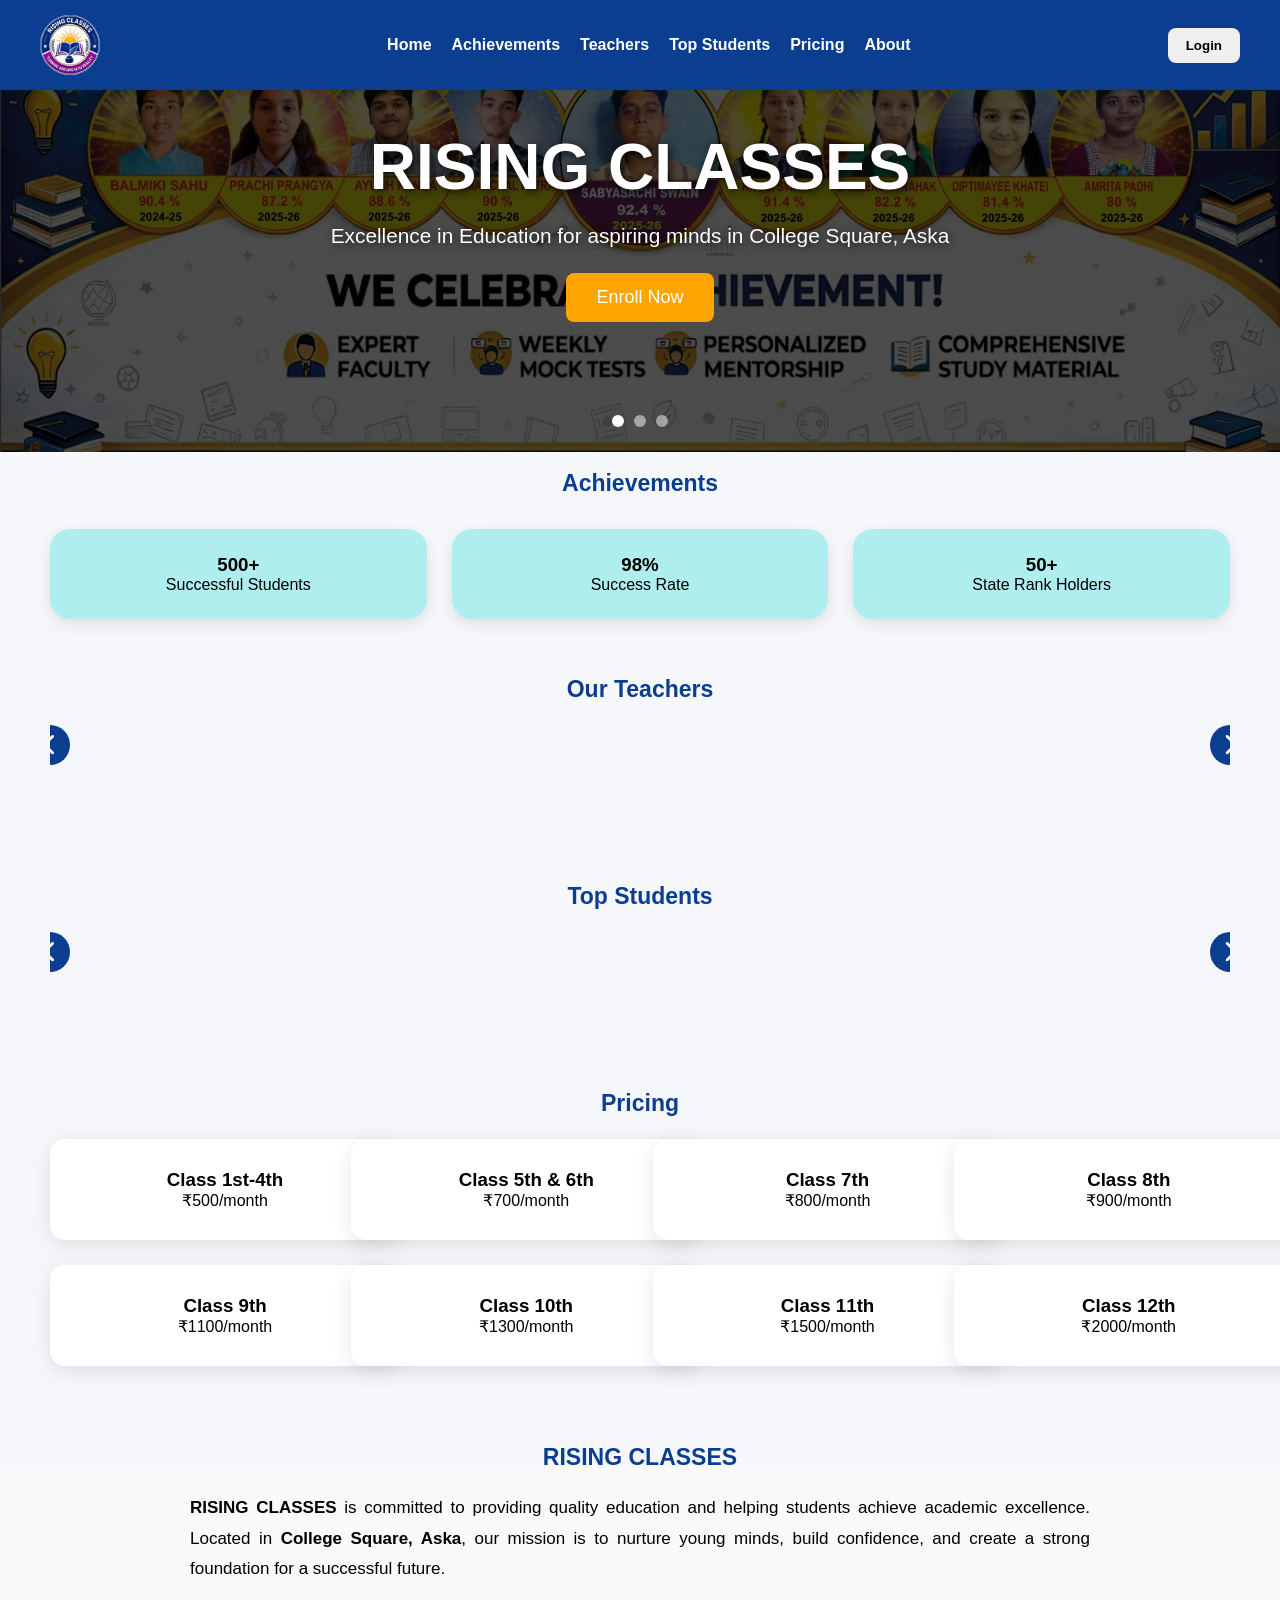
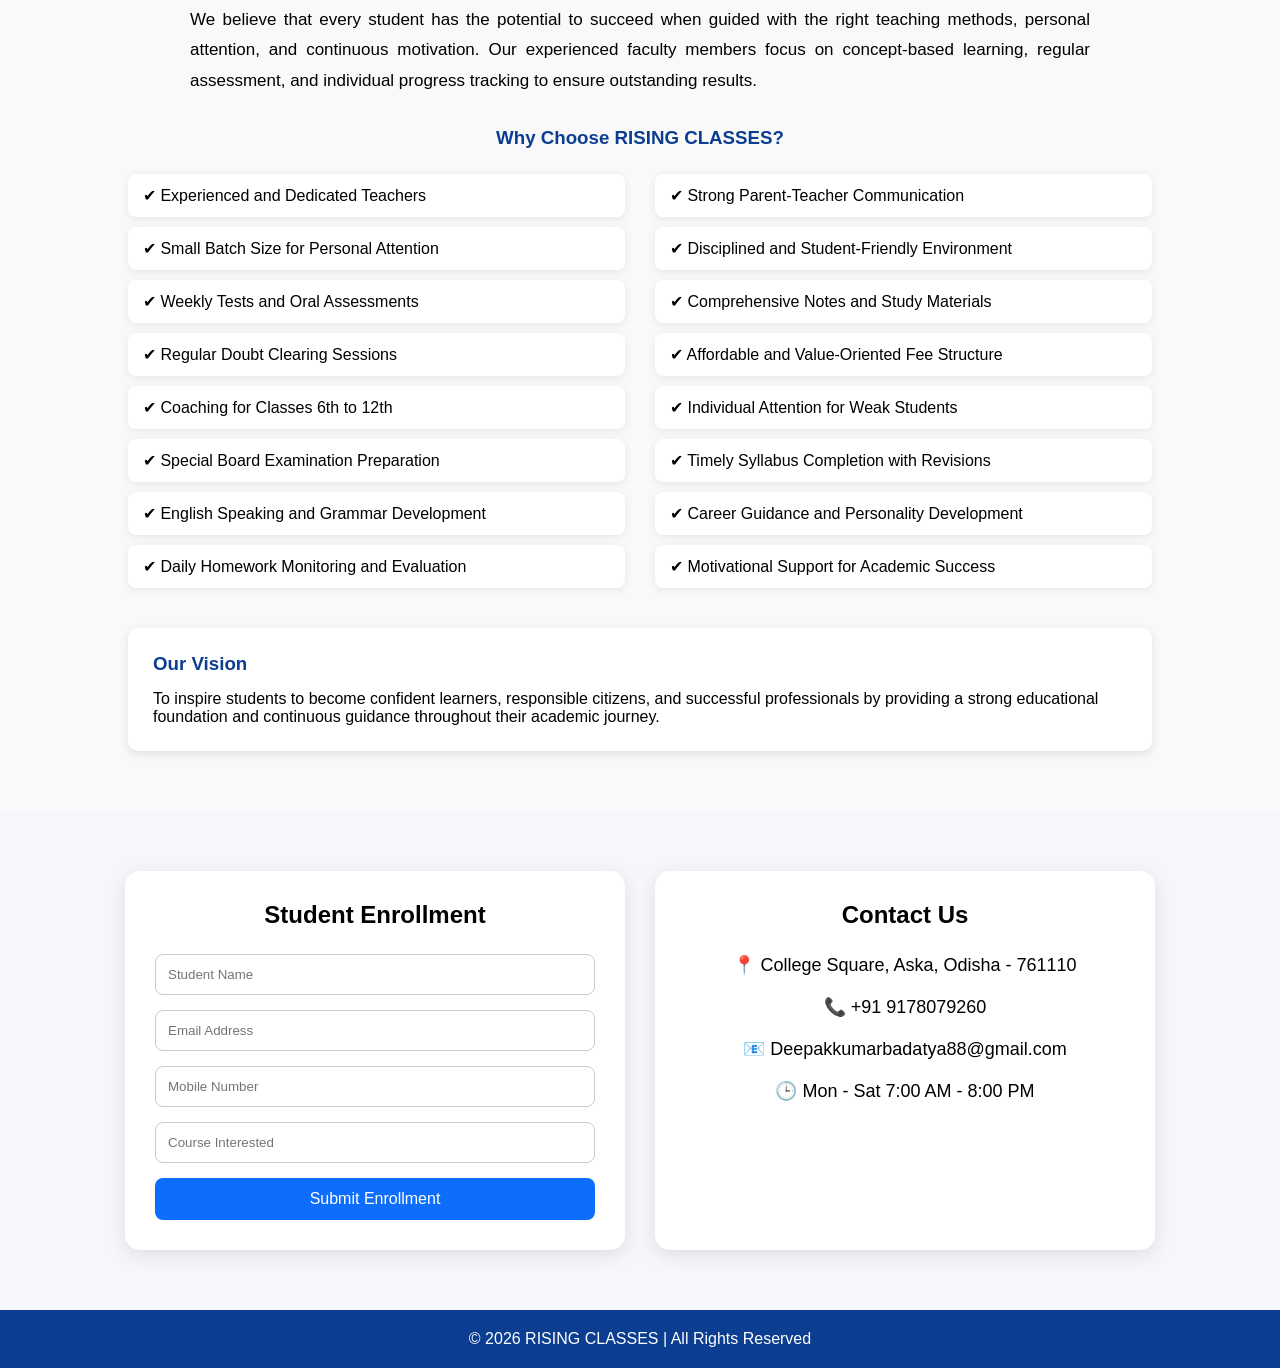
<file: index.html>
<!DOCTYPE html>
<html lang="en">
<head>
<meta charset="UTF-8">
<meta name="viewport" content="width=device-width, initial-scale=1.0">
<!-- <meta name="viewport" content="width=device-width, initial-scale=1.0"> -->
<title>RISING CLASSES</title>

<link rel="stylesheet" href="css/style.css">
<link rel="stylesheet" href="css/login.css">




<link rel="stylesheet"
href="https://cdnjs.cloudflare.com/ajax/libs/font-awesome/6.5.1/css/all.min.css"/>

</head>
<body>

<header>
<div class="logo-section">
    <div class="logo ">
        <img
        src="images/logo.jpeg"
        alt="Rising Classes Logo"
        class="logo-image">
        <!-- <h6>RISING CLASSES</h6> -->
    </div>
</div>


<nav id="navbar">
<ul>
<li><a href="#home">Home</a></li>
<li><a href="#achievements">Achievements</a></li>
<li><a href="#teachers">Teachers</a></li>
<li><a href="#students">Top Students</a></li>
<li><a href="#pricing">Pricing</a></li>
<li><a href="#about">About</a></li>
</ul>
</nav>

<div class="side-nav">
<div class="auth-buttons">
<button onclick="openLogin()" type="button">Login</button>
<!-- <button onclick="openRegister()">Register</button> -->
</div>
<div class="menu-toggle" onclick="toggleMenu()">
        <i class="fa-solid fa-bars"></i>
</div>
</div>




</header>

<section class="hero" id="home">
    <!-- Background Slider -->
    <div class="hero-slider">
        <img src="images\Achivement.jpeg" class="bg-slide active">
        <img src="images\CenterPhoto1.jpeg" class="bg-slide">
        <img src="images\logo_beck.png" class="bg-slide">
    </div>
    <!-- Dark Overlay -->
    <div class="hero-overlay"></div>
    <!-- Content -->
    <div class="hero-content">
        <h1>RISING CLASSES</h1>
        <p>
            Excellence in Education for aspiring minds in College Square, Aska
        </p>
        <!-- <button class="enroll-btn">
            Enroll Now
        </button> -->
        <button class="main-btn" onclick="scrollToEnroll()">Enroll Now</button>
    </div>

    <!-- Dots -->
    <div class="dots"></div>

</section>


<section id="achievements">
<h2 class="section-title">Achievements</h2>

<div class="card-container-achivement">

<div class="card-achivement">
<h3>500+</h3>
<p>Successful Students</p>
</div>

<div class="card-achivement">
<h3>98%</h3>
<p>Success Rate</p>
</div>

<div class="card-achivement">
<h3>50+</h3>
<p>State Rank Holders</p>
</div>

</div>
</section>

<section id="teachers">
<h2 class="section-title">Our Teachers</h2>
<!-- prev  next class="nav-btn" class="nav-btn"-->
<div class="carousel-wrapper-teacher">
    <button class="nav-btn left" type="button" onclick="scrollTeachers(-1)">
        <i class="fa-solid fa-chevron-left"></i>
        <!-- &#10094; -->
    </button>
    <div class="teachers-list" id="teacherContainer"></div>
    <button class="nav-btn right" type="button" onclick="scrollTeachers(1)">
        <i class="fa-solid fa-chevron-right"></i>
        <!-- &#10095; -->
    </button>
</div>
</section>





<section id="students">
<h2 class="section-title">Top Students</h2>
<div class="carousel-wrapper-students">
    <button class="nav-btn left" type="button" onclick="scrollStudents(-1)"><i class="fa-solid fa-chevron-left"></i></button>
    <div class="students-list" id="studentContainer"> </div>
    <button  class="nav-btn right" type="button" onclick="scrollStudents(1)"><i class="fa-solid fa-chevron-right"></i></button>
</div>
</section>

<section id="pricing">
<h2 class="section-title">Pricing</h2>

<div class="card-container-price">

<div class="card">
<h3>Class 1st-4th</h3>
<p>₹500/month</p>
</div>

<div class="card">
<h3>Class 5th & 6th</h3>
<p>₹700/month</p>
</div>

<div class="card">
<h3>Class 7th</h3>
<p>₹800/month</p>
</div>

<div class="card">
<h3>Class 8th</h3>
<p>₹900/month</p>
</div>

<div class="card">
<h3>Class 9th</h3>
<p>₹1100/month</p>
</div>

<div class="card">
<h3>Class 10th</h3>
<p>₹1300/month</p>
</div>

<div class="card">
<h3>Class 11th</h3>
<p>₹1500/month</p>
</div>

<div class="card">
<h3>Class 12th</h3>
<p>₹2000/month</p>
</div>

</div>
</section>

<!-- <section id="offers">
<h2 class="section-title">Special Offers</h2>

<div class="card-container">

<div class="card">
<h3>Scholarship Test</h3>
<p>Up to 50% Discount</p>
</div>

<div class="card">
<h3>Free Notes</h3>
<p>For Early Admissions</p>
</div>

</div>
</section> -->

<!-- <section id="about">
<h2 class="section-title">About Us</h2>

<p class="about-text">
RISING CLASSES provides quality education with experienced teachers,
modern teaching techniques, and career-focused learning.
</p>
<p class="about-text">
Empowering
</p>
</section> -->

<section id="about" class="about-section">

    <h2 class="section-title">RISING CLASSES</h2>

    <p class="about-text">
        <strong>RISING CLASSES</strong> is committed to providing quality education and helping students achieve academic excellence. Located in <strong>College Square, Aska</strong>, our mission is to nurture young minds, build confidence, and create a strong foundation for a successful future.
    </p>

    <p class="about-text">
        We believe that every student has the potential to succeed when guided with the right teaching methods, personal attention, and continuous motivation. Our experienced faculty members focus on concept-based learning, regular assessment, and individual progress tracking to ensure outstanding results.
    </p>

    <div class="highlights">

    <h3>Why Choose RISING CLASSES?</h3>

    <div class="highlight-grid">

        <ul>
            <li>✔ Experienced and Dedicated Teachers</li>
            <li>✔ Small Batch Size for Personal Attention</li>
            <li>✔ Weekly Tests and Oral Assessments</li>
            <li>✔ Regular Doubt Clearing Sessions</li>
            <li>✔ Coaching for Classes 6th to 12th</li>
            <li>✔ Special Board Examination Preparation</li>
            <li>✔ English Speaking and Grammar Development</li>
            <li>✔ Daily Homework Monitoring and Evaluation</li>
        </ul>

        <ul>
            <li>✔ Strong Parent-Teacher Communication</li>
            <li>✔ Disciplined and Student-Friendly Environment</li>
            <li>✔ Comprehensive Notes and Study Materials</li>
            <li>✔ Affordable and Value-Oriented Fee Structure</li>
            <li>✔ Individual Attention for Weak Students</li>
            <li>✔ Timely Syllabus Completion with Revisions</li>
            <li>✔ Career Guidance and Personality Development</li>
            <li>✔ Motivational Support for Academic Success</li>
        </ul>

    </div>

</div>

    <div class="vision-box">
        <h3>Our Vision</h3>
        <p>
            To inspire students to become confident learners, responsible citizens, and successful professionals by providing a strong educational foundation and continuous guidance throughout their academic journey.
        </p>
    </div>

</section>




<!-- <section id="enroll">
<h2 class="section-title">Student Enrollment</h2>

<div class="form-box">
<form id="enrollForm">

<input type="text" id="studentName"
placeholder="Student Name" required>

<input type="text" id="studentEmail"
placeholder="Email Address" required>

<input type="text" id="studentPhone"
placeholder="Mobile Number" required>

<textarea id="studentCourse" type="text"
placeholder="Course Interested"></textarea>

<button type="button" class="main-btn" onclick="enrollSubmit()" >
Submit Enrollment
</button>

</form>
</div>
</section> -->


<section class="enroll-contact-section" id="enroll">

    <!-- Enrollment Card -->
    <div class="card enroll-card">

        <h2>Student Enrollment</h2>

        <form id="enrollForm">

            <input type="text" id="studentName"
            placeholder="Student Name" required>

            <input type="text" id="studentEmail"
            placeholder="Email Address" required>

            <input type="text" id="studentPhone"
            placeholder="Mobile Number" required>

            <input id="studentCourse" type="text"
            placeholder="Course Interested"></input>

            <button type="button" class="main-btn" onclick="enrollSubmit()" >
            Submit Enrollment
            </button>

        </form>

    </div>

    <!-- Contact Card -->
    <div class="card contact-card">

        <h2>Contact Us</h2>

        <div class="contact-info">

            <p>
                📍 College Square, Aska,
                Odisha - 761110
            </p>

            <p>
                📞 +91 9178079260
            </p>

            <p>
                📧 Deepakkumarbadatya88@gmail.com
            </p>

            <p>
                🕒 Mon - Sat
                7:00 AM - 8:00 PM
            </p>

        </div>

    </div>

</section>



<footer>
<p>
© 2026 RISING CLASSES | All Rights Reserved
</p>
</footer>

<!-- LOGIN MODAL -->

<div id="loginModal" class="modal">
<div class="modal-content">

<span class="close" onclick="closeLogin()">&times;</span>

<h2>Login</h2>

<input type="email" id="loginEmail"
placeholder="Enter Email">

<input type="password" id="loginPassword"
placeholder="Enter Password">

<button onclick="loginUser()" class="main-btn" type="button">
Login
</button>

</div>
</div>

<!-- REGISTER MODAL -->

<div id="registerModal" class="modal">
<div class="modal-content">

<span class="close" onclick="closeRegister()">&times;</span>

<h2>Create Account</h2>

<input type="text" id="registerName"
placeholder="Full Name">

<input type="email" id="registerEmail"
placeholder="Email Address">

<input type="password" id="registerPassword"
placeholder="Password">

<button onclick="registerUser()" class="main-btn" type="button">
Register
</button>

</div>
</div>

<script src="js/load-teachers.js"></script>

<script src="js/load-students.js"></script>

<script src="js/auth.js"></script>
<script src="js/script.js"></script>

</body>
</html>
</file>
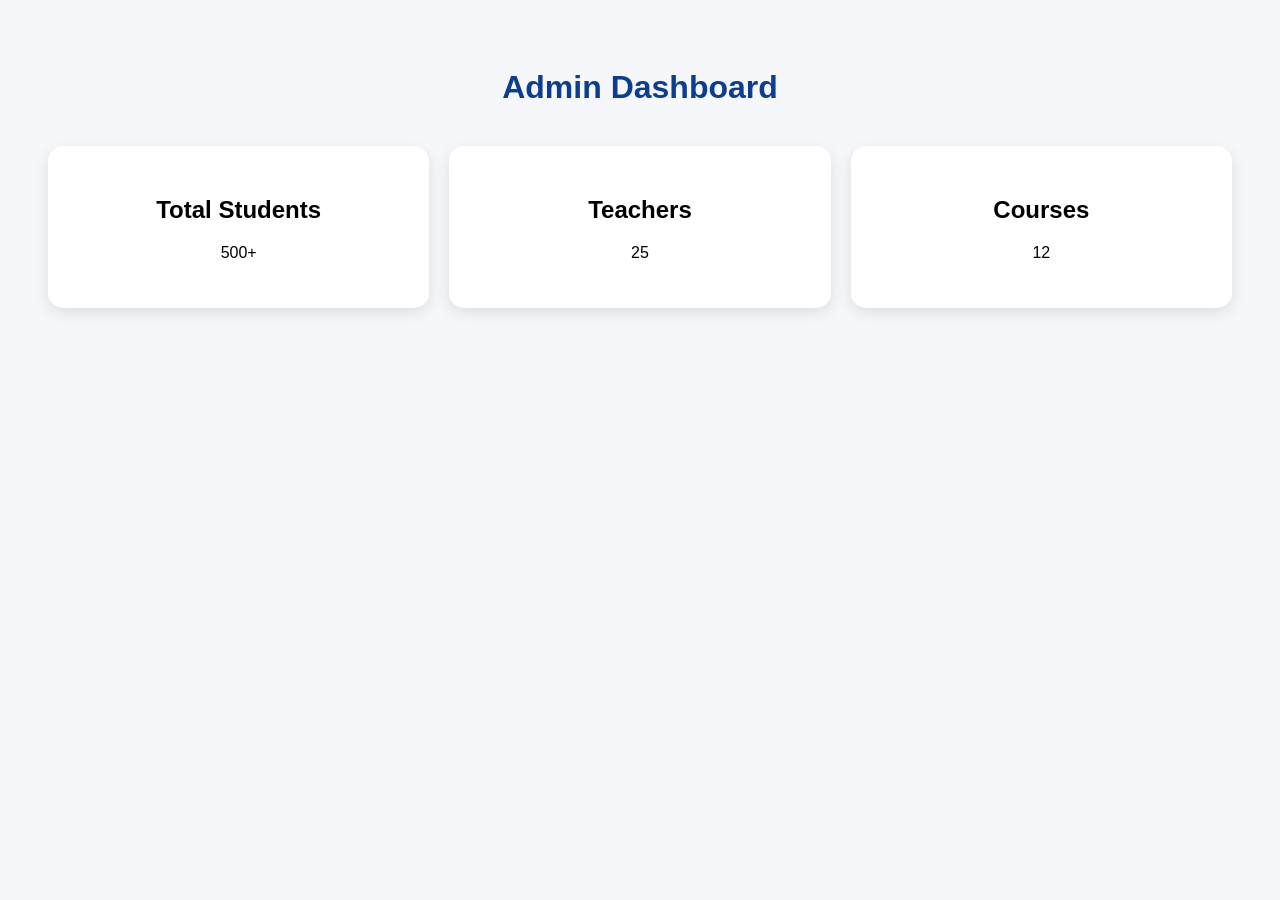
<file: admin.html>
<!DOCTYPE html>
<html>
<head>
<title>Admin Panel</title>
<link rel="stylesheet" href="css/dashboard.css">
</head>
<body>

<div class="dashboard">

<h1>Admin Dashboard</h1>

<div class="dashboard-cards">

<div class="dashboard-card">
<h2>Total Students</h2>
<p>500+</p>
</div>

<div class="dashboard-card">
<h2>Teachers</h2>
<p>25</p>
</div>

<div class="dashboard-card">
<h2>Courses</h2>
<p>12</p>
</div>

</div>

</div>

</body>
</html>
</file>
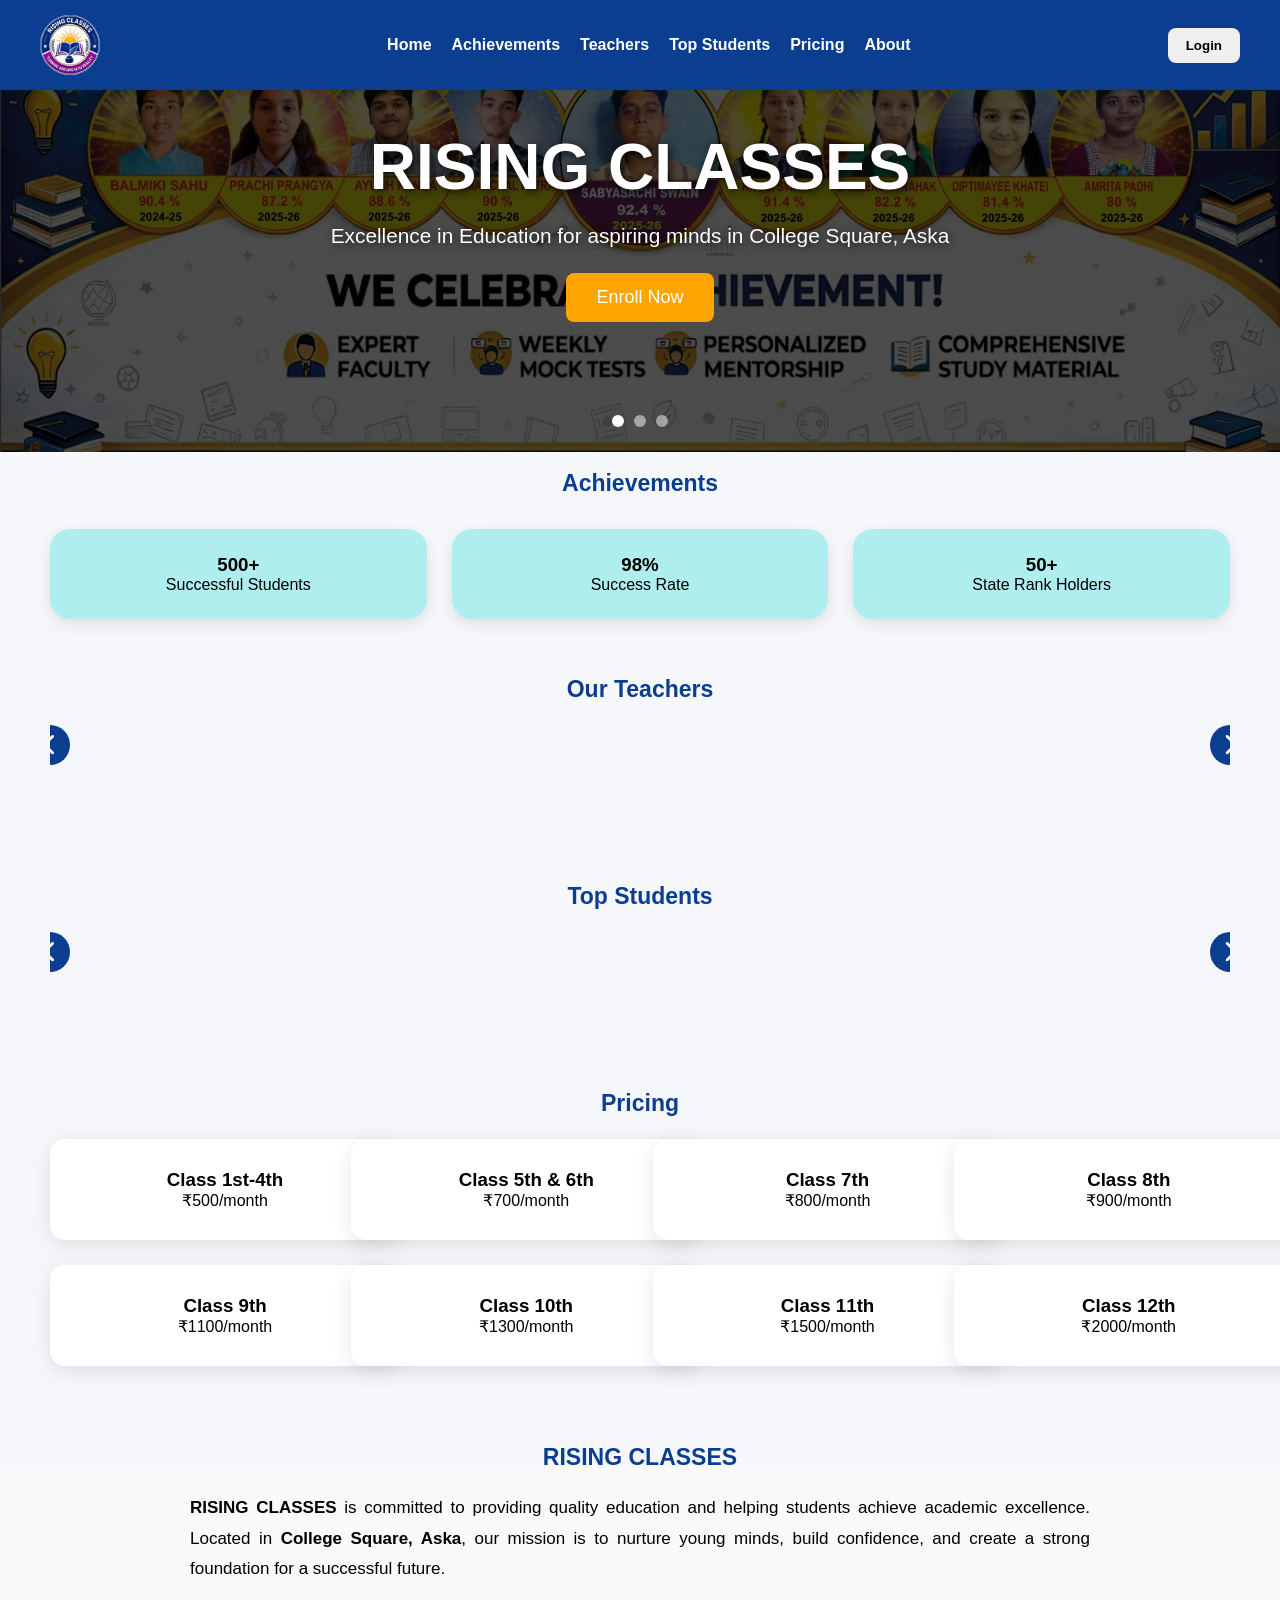
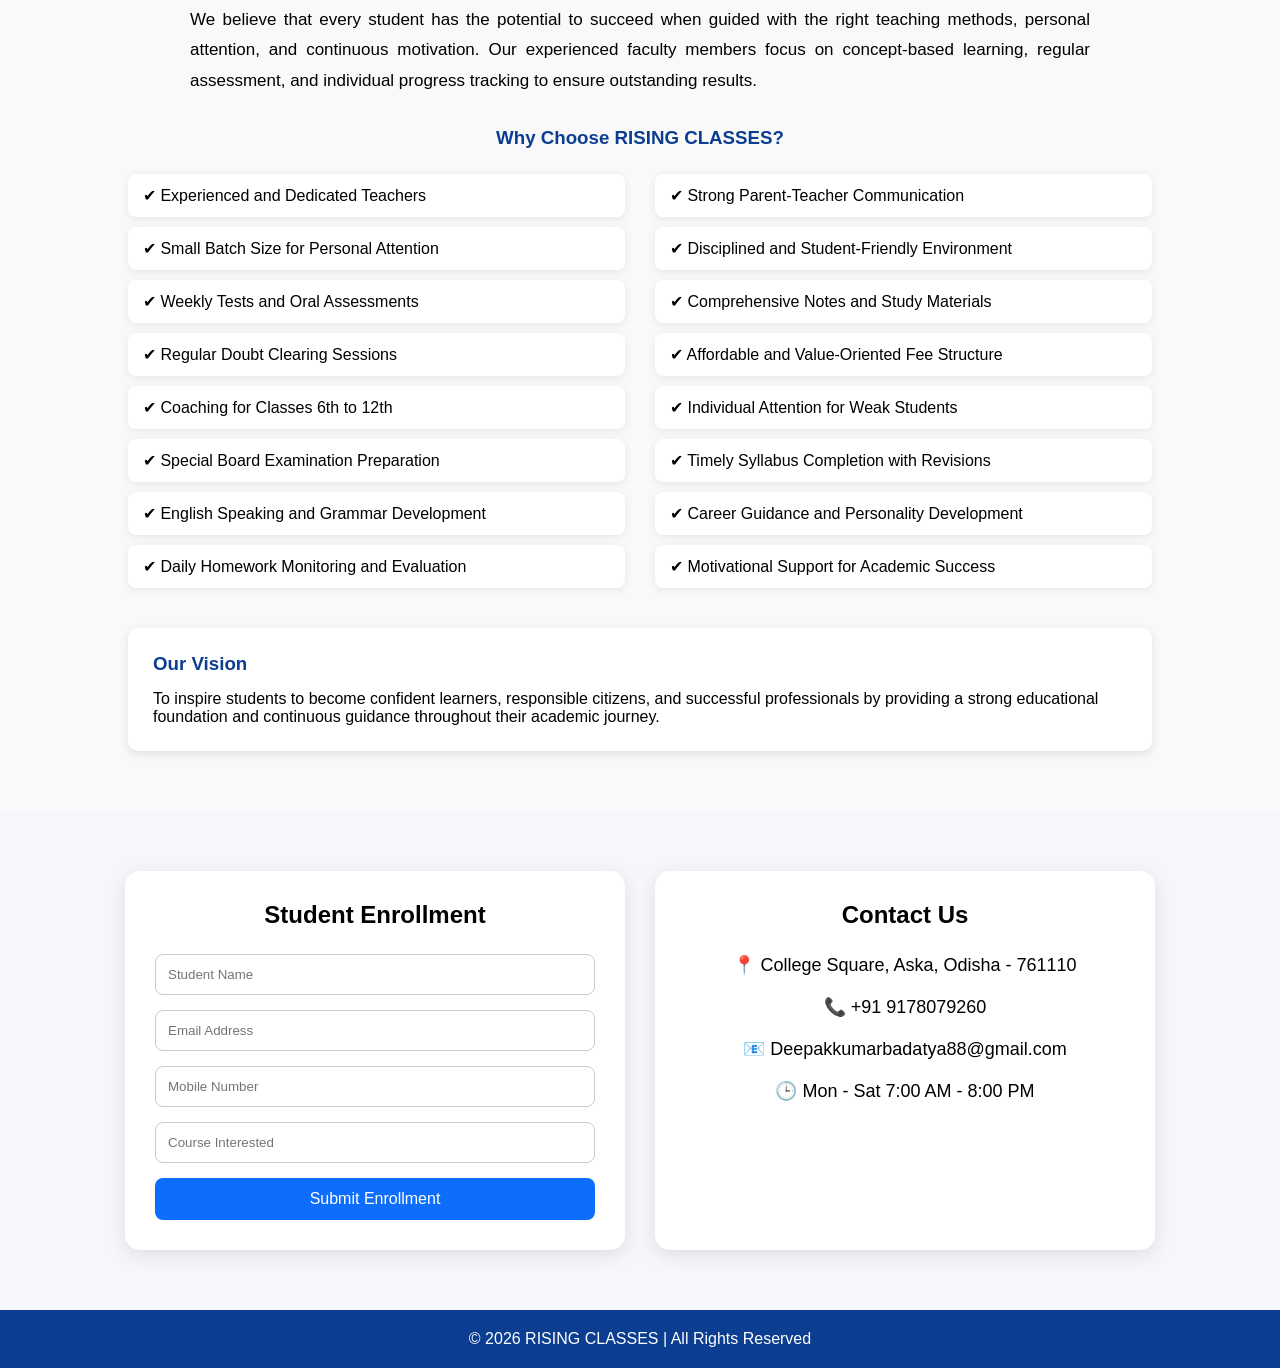
<file: dashboard.html>
<!DOCTYPE html>
<html>
<head>
<title>Student Dashboard</title>
<link rel="stylesheet" href="css/dashboard.css">
<link rel="stylesheet" href="css/style.css">
<script>

const adminEmail =
sessionStorage.getItem(
    "adminEmail"
);

if(!adminEmail){

    window.location.href =
    "index.html";

}

</script>
</head>
<body>
<header>

<div class="logo-section">
    <div class="logo ">
        <img
        src="images/logo.jpeg"
        alt="Rising Classes Logo"
        class="logo-image">
        <h6>RISING CLASSES</h6>
    </div>
    
</div>


<div class="auth-buttons">
<button onclick="logout()" type="button" id="logout">Log Out </button>
</div>

</header>





</div>
<div class="dashboard">
<h1>Welcome To RISING CLASSES</h1>
<div class="dashboard-cards">

<div class="dashboard-card">
<h2>Attendance</h2>
<p>92%</p>
</div>

<div class="dashboard-card">
<h2>Fees Status</h2>
<p>Paid</p>
</div>

<div class="dashboard-card">
<h2>Notes</h2>
<p>Available</p>
</div>

</div>

<section id="adminDashboard">

    <h2>Enrolled Students</h2>

    <table id="studentTable">

        <thead>

            <tr>

                <th>ID</th>
                <th>Name</th>
                <th>Email</th>
                <th>Phone</th>
                <th>Class</th>
                <th>Date</th>

            </tr>

        </thead>

        <tbody>

        </tbody>

    </table>

</section>

</div>
<script src="js/auth.js"></script>
<script src="js/script.js"></script>
<script src="js/dashboard.js"></script>
</body>

</html>
</file>
<file: css/style.css>
*{
margin:0;
padding:0;
box-sizing:border-box;
scroll-behavior:smooth;
font-family:Arial;
}

body{
background:#f5f7fb;
}

header{
position:fixed;
top:0;
width:100%;
padding:15px 40px;
background:#0b3d91;
display:flex;
justify-content:space-between;
align-items:center;
z-index:1000;
}

.logo-section{
display:flex;
align-items:center;
gap:10px;
color:white;
white-space:nowrap;
}

.logo-section h3{

    margin:0;

}

.logo-circle{
width:45px;
height:45px;
border-radius:50%;
background:orange;
display:flex;
align-items:center;
justify-content:center;
color:white;
font-size:22px;
}

.logo-image{

width:60px;
height:60px;

object-fit:cover;

border-radius:50%;

display:block;

}


.logo{

display:flex;
align-items:center;
justify-content:center;

gap:10px;

}

nav{

    margin-left:30px;

}

nav ul{
 display:flex;

    gap:20px;

    list-style:none;

    margin:0;
    padding:0;

}

nav ul li a{
text-decoration:none;
color:white;
font-weight:bold;
}

.auth-buttons{
display:flex;
gap:10px;
}

.auth-buttons button{
padding:10px 18px;
border:none;
border-radius:8px;
font-weight:bold;
cursor:pointer;
}



.main-btn{
padding:14px 30px;
background:orange;
color:white;
border:none;
border-radius:8px;
font-size:18px;
cursor:pointer;
}

section{
padding:100px 50px;
}

/* .section-title{
text-align:center;
font-size:40px;
margin-bottom:50px;
color:#0b3d91;
} */

.section-title{text-align:center;font-size: 23px;margin-bottom: 22px;color:#0b3d91;margin-top: -82px;}

.card-container-price{
display:grid;
grid-template-columns:repeat(auto-fit,minmax(250px,1fr));
gap:25px;
}




.card{
background:white;
padding:25px;
border-radius:15px;
box-shadow:0 5px 15px rgba(0,0,0,0.1);
text-align:center;
}

.card-achivement{background: paleturquoise;padding:25px;border-radius: 20px;box-shadow:0 5px 15px rgba(0,0,0,0.1);text-align:center;margin-top: 10px;margin-bottom: -61px;}


/* .card-achivement{
background:white;
padding:25px;
border-radius:15px;
box-shadow:0 5px 15px rgba(0,0,0,0.1);
text-align:center;
} */

/* .card-achivement{
position: relative;
width:100%;
TOP: -30px;
} */


.card-container-achivement{
display:grid;
grid-template-columns:repeat(auto-fit,minmax(250px,1fr));
gap:25px;
}

.card img{
width:100%;
height:220px;
object-fit:cover;
border-radius:12px;
margin-bottom:15px;
}

.about-text{
max-width:900px;
margin:auto;
text-align:center;
font-size:20px;
line-height:1.8;
}

.form-box{
max-width:600px;
margin:auto;
background:white;
padding:30px;
border-radius:15px;
box-shadow:0 5px 15px rgba(0,0,0,0.1);
}

.form-box input,
.form-box textarea{
width:100%;
padding:14px;
margin:12px 0;
border:1px solid #ccc;
border-radius:8px;
}

footer{
background:#0b3d91;
color:white;
text-align:center;
padding:20px;
}

.about-section{
    padding:60px 10%;
    background:#f9f9f9;
}

.about-text{
    font-size:17px;
    line-height:1.8;
    margin-bottom:20px;
    text-align:justify;
}

.highlights{
    margin-top:30px;
}

.highlights h3,
.vision-box h3{
    margin-bottom:15px;
    color:#0b3d91;
}

.highlights ul{
    list-style:none;
    padding:0;
}

.highlights li{
    padding:8px 0;
    font-size:16px;
}

.vision-box{
    margin-top:30px;
    padding:25px;
    background:white;
    border-radius:10px;
    box-shadow:0 3px 10px rgba(0,0,0,0.1);
}


.highlights{
    margin-top:30px;
}

.highlights h3{
    text-align:center;
    margin-bottom:25px;
    color:#0b3d91;
}

.highlight-grid{
    display:grid;
    grid-template-columns:1fr 1fr;
    gap:30px;
}

.highlight-grid ul{
    list-style:none;
    padding:0;
    margin:0;
}

.highlight-grid li{
    padding:12px 15px;
    margin-bottom:10px;
    background:#fff;
    border-radius:8px;
    box-shadow:0 2px 8px rgba(0,0,0,0.08);
    transition:0.3s;
}

.highlight-grid li:hover{
    transform:translateY(-3px);
}



.carousel-wrapper-teacher {
  position: relative;
  padding: 0px 0;
  overflow: hidden;
  z-index: 2;
  max-width: 100%;
  margin: 0 auto;
}
.teachers-list { 
  display: flex; 
  gap: clamp(16px, 3vw, 28px); 
  overflow-x: auto; 
  scroll-behavior: auto;
  padding: 20px clamp(50px, 12vw, 150px);
  scrollbar-width: none;
  -webkit-overflow-scrolling: touch;
  cursor: grab;
  will-change: scroll-position;
}
.teachers-list:active { cursor: grabbing; }
.teachers-list::-webkit-scrollbar { display: none; }
.card-teacher { 
  flex: 0 0 clamp(220px, 28vw, 300px);
  background: rgba(255,255,0.98); 
  border-radius: clamp(16px, 2vw, 24px); 
  overflow: hidden; 
  box-shadow: 0 8px 25px rgba(0,0,0,0.3);
  transition: none;
  user-select: none;
  will-change: transform, opacity;
  backface-visibility: hidden;
  transform-style: preserve-3d;
  cursor: pointer;
}
.card-teacher img { 
  width: 100%; height: clamp(260px, 32vw, 340px); object-fit: cover; display: block;
  pointer-events: none;
}
.teacher-info { padding: clamp(16px, 2.5vw, 22px); text-align: center; } 

.carousel-wrapper-students {
  position: relative;
  padding: 0px 0;
  overflow: hidden;
  z-index: 2;
  max-width: 100%;
  margin: 0 auto;
}

.students-list { 
  display: flex; 
  gap: clamp(16px, 3vw, 28px); 
  overflow-x: auto; 
  scroll-behavior: auto;
  padding: 20px clamp(50px, 12vw, 150px);
  scrollbar-width: none;
  -webkit-overflow-scrolling: touch;
  cursor: grab;
  will-change: scroll-position;
}


.students-list:active { cursor: grabbing; }
.students-list::-webkit-scrollbar { display: none; }
.card-students { 
  flex: 0 0 clamp(220px, 28vw, 300px);
  background: rgba(255,255,0.98); 
  border-radius: clamp(16px, 2vw, 24px); 
  overflow: hidden; 
  box-shadow: 0 8px 25px rgba(0,0,0,0.3);
  transition: none;
  user-select: none;
  will-change: transform, opacity;
  backface-visibility: hidden;
  transform-style: preserve-3d;
  cursor: pointer;
}
.info-student { padding: clamp(16px, 2.5vw, 22px); text-align: center; } 

.carousel-wrapper{

    position:relative;

    width:100%;

    overflow:visible;
}

.card-container{

    display:flex;

    gap:20px;

    overflow-x:auto;
    overflow-y:hidden;

    scroll-behavior:smooth;

    scrollbar-width:none;
    -webkit-overflow-scrolling:touch;

    padding:20px 10px;

    width:100%;
}

.card-container::-webkit-scrollbar{
    display:none;
}


.card{

    min-width:280px;

    background:#fff;

    border-radius:15px;

    padding:15px;

    box-shadow:0 4px 15px rgba(0,0,0,.12);

    flex-shrink:0;
}

.card img{

    width:100%;

    height:250px;

    object-fit:cover;

    border-radius:12px;
}



.nav-btn{

    position:absolute;

    top:50%;

    transform:translateY(-50%);

    width:40px;
    height:40px;
    align-items:center;
    border:none;
    justify-content:center;
    border-radius:50%;

    background:#0b3d91;

    color:white;
    display:flex;
    font-size:22px;

    cursor:pointer;

    z-index:999;
}


.left{
    left:-20px;
}

.right{
    right:-20px;
}


.hero{

    position:relative;

    width:100%;
    height:50%;

    overflow:hidden;

    display:flex;
    justify-content:center;
    align-items:center;

}

.hero-slider{

    position:absolute;

    top:0;
    left:0;

    width:100%;
    height:100%;

    z-index:1;

}

.bg-slide{

    position:absolute;

    width:100%;
    height:100%;

    object-fit:cover;

    opacity:0;

    transition:opacity 1s ease;
    filter: brightness(60%);


}

.bg-slide.active{

    opacity:1;

}
.enroll-btn{
    position:relative;
    z-index:10;
}


.hero-overlay{

    position:absolute;
    top:0;
    left:0;

    width:100%;
    height:100%;

    background:rgba(0,0,0,0.5);

    z-index:2;

    pointer-events:none;

}

.hero-content{

    position:relative;

    z-index:100;

    text-align:center;

    color:white;

    padding:20px;

    /* background:
        rgba(0,0,0,0.4); */

    padding:30px;

    border-radius:15px;
    

}

.hero-content h1{

    font-size:4rem;

    margin-bottom:20px;
    color:white;

    text-shadow:
        2px 2px 10px rgba(0,0,0,0.8);

}

.hero-content p{

    font-size:1.3rem;

    margin-bottom:25px;

    color:white;

    text-shadow:
        1px 1px 8px rgba(0,0,0,0.8);

}

.dots{

    position:absolute;

    bottom:25px;

    left:50%;

    transform:translateX(-50%);

    display:flex;

    gap:10px;

    z-index:4;

}

.dot{

    width:12px;
    height:12px;

    border-radius:50%;

    background:white;

    opacity:.5;

    cursor:pointer;

}

.dot.active{

    opacity:1;

}


.enroll-contact-section{

    display:flex;

    justify-content:center;

    gap:30px;

    padding:60px 20px;

    flex-wrap:wrap;

}

.card{

    flex:1;

    min-width:350px;

    max-width:500px;

    background:white;

    border-radius:15px;

    padding:30px;

    box-shadow: 0 5px 20px rgba(0,0,0,0.1);

}




.card h2{

    text-align:center;

    margin-bottom:25px;

}

.enroll-card form{

    display:flex;

    flex-direction:column;

    gap:15px;

}

.enroll-card input,
.enroll-card select{

    padding:12px;

    border:1px solid #ccc;

    border-radius:8px;

}

.enroll-card button{

    padding:12px;

    border:none;

    border-radius:8px;

    background:#0d6efd;

    color:white;

    font-size:16px;

    cursor:pointer;

}

.contact-info{

    display:flex;

    flex-direction:column;

    gap:20px;

    font-size:18px;

}


/* =========================
   MOBILE RESPONSIVE
========================= */

@media(max-width:768px){

    nav{

            display:none;

            position:absolute;

            top: 79px;

            left: 184px;

            width: 43%;

            background:#4e5d77;

            padding: 6px 0;

    }

    nav.active{
        display:block;
    }

    nav ul{

        flex-direction:column;

        align-items: start;

        gap: 7px;

        padding: 11px;

    }

}

.menu-toggle{

    display:none;

    font-size:24px;

    color:white;

    cursor:pointer;
    }



@media screen and (max-width:768px){


    .side-nav {
        flex-direction: row;
        display: flex;
        align-items: center;
        padding: 10px 15px;
        gap: 6px;
    }

    .menu-toggle{

    display:block;

    font-size:24px;

    color:white;

    cursor:pointer;
    }

    nav::-webkit-scrollbar{
        display:none;
    }

    header{

        display:flex;

        flex-direction:row;

        justify-content:space-between;

        align-items:center;

        padding:10px 15px;
    }

    .hero{

        position:relative;

        width: 100%;

        height: 98vh;

        overflow:hidden;

        /* dis; */

        height: 51vh;


        align-items:center;
    }

    .hero-content h1{
        font-size:2rem;
    }

    .hero-content p{
        font-size:1rem;
    }

    section{
        padding:80px 15px;
    }

}






@media(max-width:768px){

.card-container{

    position:relative;

    width:300px;
    height:450px;

    margin:auto;

    overflow:visible;

    display:block;
}

.card-container-teacher-student{

    position:relative;

    width:300px;
    height:450px;

    margin:auto;

    overflow:visible;

    display:block;
}

.card-achivement{
position: relative;
width:100%;
TOP: -30px;
}



.card-container-achivement{
display:grid;
grid-template-columns:repeat(auto-fit,minmax(250px,1fr));
gap:25px;
}

/* .card{

    position:absolute;

    width:100%;

    left:0;

    transition:all .4s ease;

    cursor:grab;
} */

/* .card:nth-child(1){

    z-index:5;

    transform:
        translateY(0px)
        scale(1);
}

.card:nth-child(2){

    z-index:4;

    transform:
        translateY(12px)
        scale(.96);
}

.card:nth-child(3){

    z-index:3;

    transform:
        translateY(24px)
        scale(.92);
}

.card:nth-child(4){

    z-index:2;

    transform:
        translateY(36px)
        scale(.88);
}

.card:nth-child(n+5){

    display:none;
} */

}

@media(max-width:768px){

   .nav-btn{
        display:none !important;
    }

}



.nav-btn{
    display:flex;
}

#studentTable{

    width:100%;

    border-collapse:collapse;

}

#studentTable th,
#studentTable td{

    border:1px solid #ddd;

    padding:10px;

}

#studentTable th{

    background:#0b3d91;

    color:white;

}
</file>
<file: css/login.css>
.modal{
display:none;
position:fixed;
z-index:2000;
left:0;
top:0;
width:100%;
height:100%;
background:rgba(0,0,0,0.6);
}

.modal-content{
background:white;
width:90%;
max-width:400px;
margin:8% auto;
padding:30px;
border-radius:15px;
position:relative;
}

.modal-content input{
width:100%;
padding:14px;
margin:10px 0;
border:1px solid #ccc;
border-radius:8px;
}

.close{
position:absolute;
right:15px;
top:10px;
font-size:28px;
cursor:pointer;
}
</file>
<file: css/dashboard.css>
body{
font-family:Arial;
background:#f5f7fb;
padding:40px;
}





.dashboard h1{
text-align:center;
margin-bottom:40px;
color:#0b3d91;
}

.dashboard-cards{
display:grid;
grid-template-columns:repeat(auto-fit,minmax(250px,1fr));
gap:20px;
}

.dashboard-card{
background:white;
padding:30px;
border-radius:15px;
text-align:center;
box-shadow:0 5px 15px rgba(0,0,0,0.1);
}
</file>
